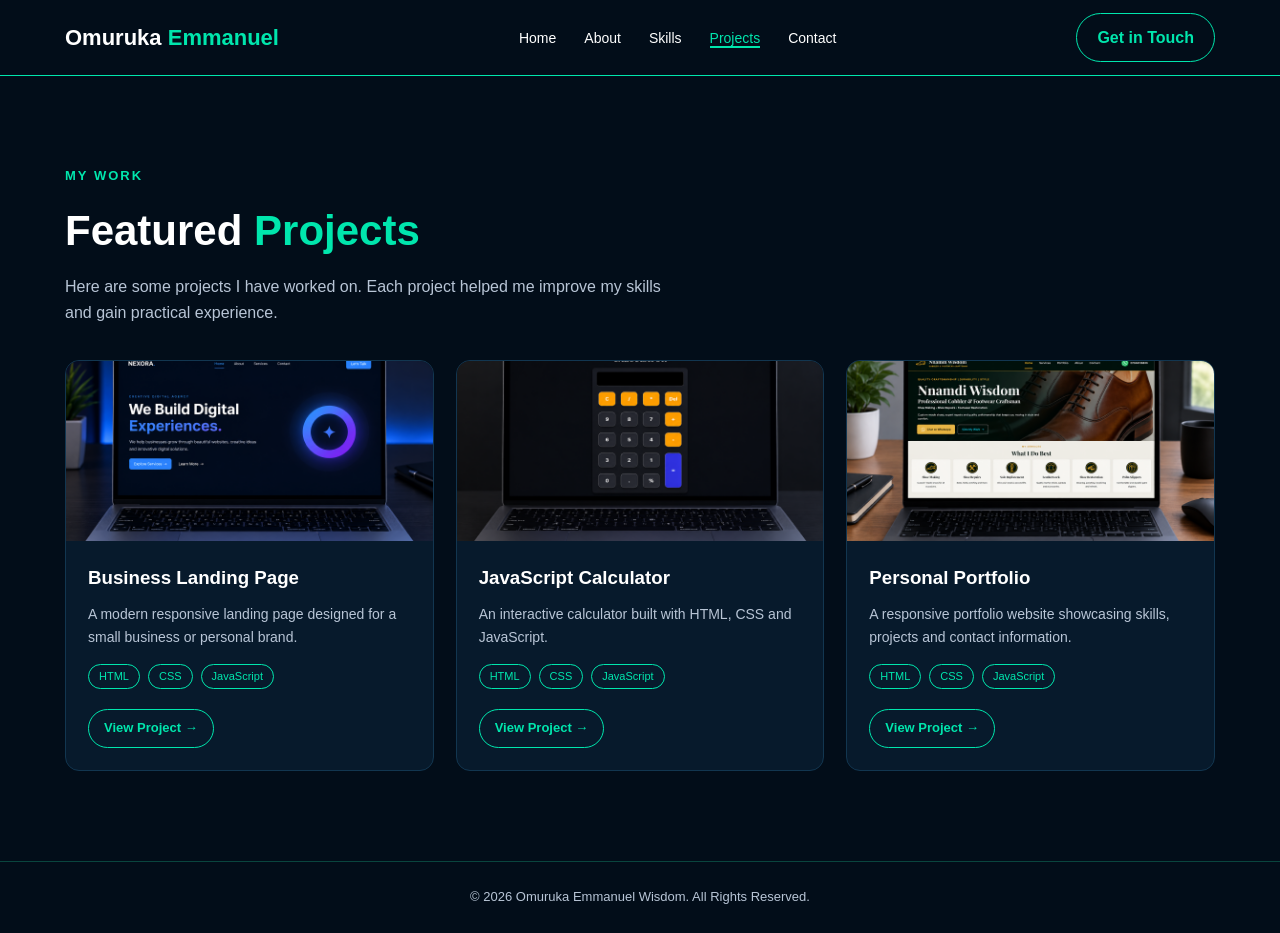
<file: Projects.html>
<!DOCTYPE html>
<html lang="en">
<head>
    <meta charset="UTF-8">
    <meta name="viewport" content="width=device-width, initial-scale=1.0">
    <title>Projects</title>
    <link rel="stylesheet" href="style.css">
</head>
<body>

    <header>
        <nav class="container">
            <a href="Index.html" class="logo">
                Omuruka <span>Emmanuel</span>
            </a>

            <button class="menu-btn" id="menuBtn"
                aria-label="Toggle menu" aria-expanded="false">
                ☰
            </button>

            <ul class="nav-links" id="navLinks">
                <li><a href="index.html">Home</a></li>
                <li><a href="About.html">About</a></li>
                <li><a href="Skills.html">Skills</a></li>
                <li><a href="#projects" class="active">Projects</a></li>
                <li><a href="Contact.html">Contact</a></li>
            </ul>

            <a href="Contact.html" class="contact-btn">
                Get in Touch
            </a>
        </nav>
    </header>

     <section id="projects">
        <div class="container">

            <div class="section-title">
                <div class="subtitle">My Work</div>
                <h2>Featured <span class="green">Projects</span></h2>
                <p>
                    Here are some projects I have worked on. Each project
                    helped me improve my skills and gain practical experience.
                </p>
            </div>

            <div class="projects-grid">

                <article class="project-card">
                    <img src="images/Nexora Digital Agency Laptop Showcase.png" alt="business-landing page project" class="project-image">

                    <div class="project-info">
                        <h3>Business Landing Page</h3>
                        <p>
                            A modern responsive landing page designed
                            for a small business or personal brand.
                        </p>

                        <div class="tags">
                            <span>HTML</span>
                            <span>CSS</span>
                            <span>JavaScript</span>
                        </div>

                        <a href="https://omurukaemmanuel.github.io/Nexora-/" class="btn">View Project →</a>
                    </div>
                </article>

                <article class="project-card">
                    <img src="images/Moody Laptop Calculator Interface.png" alt="JavaScript calculator project" class="project-image">

                    <div class="project-info">
                        <h3>JavaScript Calculator</h3>
                        <p>
                            An interactive calculator built with HTML,
                            CSS and JavaScript.
                        </p>

                        <div class="tags">
                            <span>HTML</span>
                            <span>CSS</span>
                            <span>JavaScript</span>
                        </div>

                        <a href="https://omurukaemmanuel.github.io/calculator/" class="btn">View Project →</a>
                    </div>
                </article>

                <article class="project-card">
                    <img src="images/Nnamdi Wisdom Cobbler Homepage.png" alt="personal portfolio project" class="project-image">

                    <div class="project-info">
                        <h3>Personal Portfolio</h3>
                        <p>
                            A responsive portfolio website showcasing
                            skills, projects and contact information.
                        </p>

                        <div class="tags">
                            <span>HTML</span>
                            <span>CSS</span>
                            <span>JavaScript</span>
                        </div>

                        <a href=" https://omurukaemmanuel.github.io/Cobbler-Portfolio/" class="btn">View Project →</a>
                    </div>
                </article>

            </div>
        </div>
    </section>

    <footer>
        <div class="container">
            © <span id="year"></span>
            Omuruka Emmanuel Wisdom. All Rights Reserved.
        </div>
    </footer>

    <script src="script.js"></script>

</body>
</html>
</file>
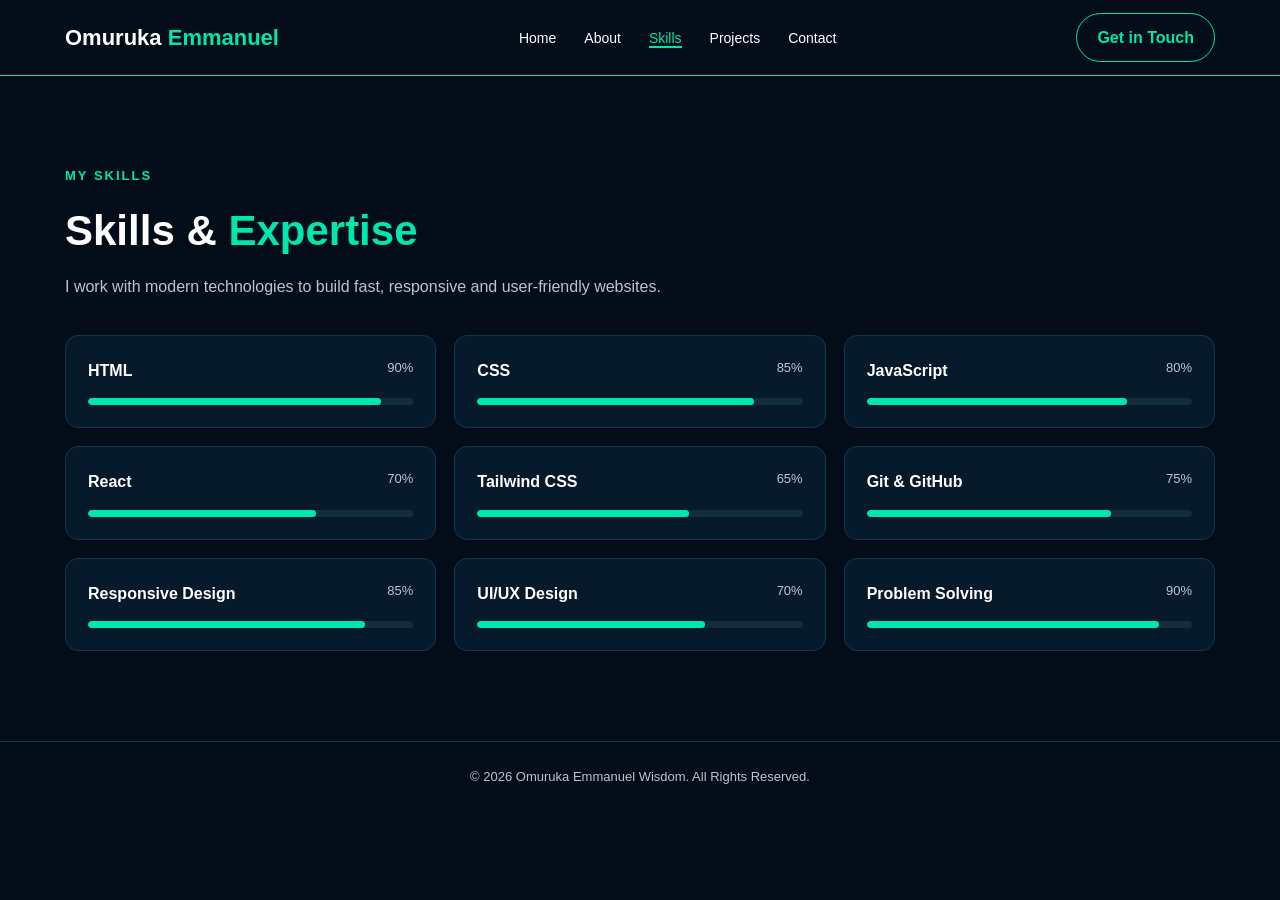
<file: Skills.html>
<!DOCTYPE html>
<html lang="en">
<head>
    <meta charset="UTF-8">
    <meta name="viewport" content="width=device-width, initial-scale=1.0">
    <title>Skills</title>
    <link rel="stylesheet" href="style.css">
</head>
<body>
    
    <header>
        <nav class="container">
            <a href="index.html" class="logo">
                Omuruka <span>Emmanuel</span>
            </a>

            <button class="menu-btn" id="menuBtn"
                aria-label="Toggle menu" aria-expanded="false">
                ☰
            </button>

            <ul class="nav-links" id="navLinks">
                <li><a href="index.html">Home</a></li>
                <li><a href="About.html">About</a></li>
                <li><a href="#skills" class="active">Skills</a></li>
                <li><a href="Projects.html">Projects</a></li>
                <li><a href="Contact.html">Contact</a></li>
            </ul>

            <a href="Contact.html" class="contact-btn">
                Get in Touch
            </a>
        </nav>
    </header>

    <section id="skills">
        <div class="container">

            <div class="section-title">
                <div class="subtitle">My Skills</div>
                <h2>Skills &amp; <span class="green">Expertise</span></h2>
                <p>
                    I work with modern technologies to build fast,
                    responsive and user-friendly websites.
                </p>
            </div>

            <div class="skills-grid">

                <div class="skill-card">
                    <div class="skill-info">
                        <strong>HTML</strong><span>90%</span>
                    </div>
                    <div class="progress"><span style="width:90%"></span></div>
                </div>
                                                                                    
                <div class="skill-card">
                    <div class="skill-info">
                        <strong>CSS</strong><span>85%</span>
                    </div>
                    <div class="progress"><span style="width:85%"></span></div>
                </div>

                <div class="skill-card">
                    <div class="skill-info">
                        <strong>JavaScript</strong><span>80%</span>
                    </div>
                    <div class="progress"><span style="width:80%"></span></div>
                </div>

                <div class="skill-card">
                    <div class="skill-info">
                        <strong>React</strong><span>70%</span>
                    </div>
                    <div class="progress"><span style="width:70%"></span></div>
                </div>

                <div class="skill-card">
                    <div class="skill-info">
                        <strong>Tailwind CSS</strong><span>65%</span>
                    </div>
                    <div class="progress"><span style="width:65%"></span></div>
                </div>

                <div class="skill-card">
                    <div class="skill-info">
                        <strong>Git &amp; GitHub</strong><span>75%</span>
                    </div>
                    <div class="progress"><span style="width:75%"></span></div>
                </div>

                <div class="skill-card">
                    <div class="skill-info">
                        <strong>Responsive Design</strong><span>85%</span>
                    </div>
                    <div class="progress"><span style="width:85%"></span></div>
                </div>

                <div class="skill-card">
                    <div class="skill-info">
                        <strong>UI/UX Design</strong><span>70%</span>
                    </div>
                    <div class="progress"><span style="width:70%"></span></div>
                </div>

                <div class="skill-card">
                    <div class="skill-info">
                        <strong>Problem Solving</strong><span>90%</span>
                    </div>
                    <div class="progress"><span style="width:90%"></span></div>
                </div>

            </div>
        </div>
    </section>

    <footer>
        <div class="container">
            © <span id="year"></span>
            Omuruka Emmanuel Wisdom. All Rights Reserved.
        </div>
    </footer>

    <script src="script.js"></script>

</body>
</html>
</file>
<file: style.css>
* {
            margin: 0;
            padding: 0;
            box-sizing: border-box;
            scroll-behavior: smooth;
        }

        :root {
            --bg: #020d19;
            --card: #071a2c;
            --green: #00e6ad;
            --white: #ffffff;
            --gray: #b8c5d6;
            --border: #123650;
        }

        body {
            font-family: Arial, sans-serif;
            background: var(--bg);
            color: var(--white);
            line-height: 1.6;
        }

        a {
            text-decoration: none;
            color: inherit;
        }

        .container {
            width: 90%;
            max-width: 1150px;
            margin: auto;
        }

        .nav-links a {
            color: #fff;
            text-decoration: none;
            transition: 0.3s ease;
        }

        .nav-links a.active,
        .nav-links a:hover {
        color: var(--green);
        }

        .nav-links a.active {
        border-bottom: 2px solid var(--green);
        }

        header {
            background: #020d19;
            border-bottom: 1px solid var(--green);
            position: sticky;
            top: 0;
            z-index: 100;
        }

        nav {
            min-height: 75px;
            display: flex;
            align-items: center;
            justify-content: space-between;
            gap: 20px;
        }

        .logo {
            font-size: 22px;
            font-weight: bold;
            white-space: nowrap;
        }

        .logo span,
        .green {
            color: var(--green);
        }

        .nav-links {
            display: flex;
            gap: 28px;
            list-style: none;
        }

        .nav-links a {
            font-size: 14px;
            transition: 0.3s;
        }

        .nav-links a:hover {
            color: var(--green);
        }

        .contact-btn,
        .btn {
            display: inline-block;
            padding: 11px 20px;
            border: 1px solid var(--green);
            border-radius: 30px;
            color: var(--green);
            font-weight: bold;
            transition: 0.3s;
        }

        .btn-primary {
            background: var(--green);
            color: #001b14;
        }

        .btn:hover,
        .contact-btn:hover {
            transform: translateY(-3px);
            box-shadow: 0 0 15px #00e6ad35;
        }

        .menu-btn {
            display: none;
            border: 1px solid var(--green);
            color: var(--green);
            background: transparent;
            padding: 8px 12px;
            border-radius: 6px;
            cursor: pointer;
        }

        #menuToggle {
            display: none;
            border: 1px solid var(--green);
            color: var(--green);
            background: transparent;
            padding: 8px 12px;
            border-radius: 6px;
            cursor: pointer;
        }

        section {
            padding: 90px 0;
            border-bottom: 1px solid #09453e;
            scroll-margin-top: 75px;
        }

        .hero {
            min-height: 650px;
            display: flex;
            align-items: center;
            background:
                radial-gradient(
                    circle at 80% 50%,
                    #00e6ad12,
                    transparent 35%
                );
        }

        .hero-content {
            display: grid;
            grid-template-columns: 1.2fr 0.8fr;
            gap: 50px;
            align-items: center;
        }

        .subtitle {
            color: var(--green);
            font-size: 13px;
            font-weight: bold;
            letter-spacing: 2px;
            text-transform: uppercase;
        }

        .hero h1 {
            font-size: clamp(38px, 5vw, 65px);
            line-height: 1.15;
            margin: 15px 0;
        }

        .hero h1 span {
            display: block;
            color: var(--green);
        }

        .hero h2 {
            font-size: 23px;
            margin-bottom: 18px;
        }

        .hero p {
            max-width: 550px;
            color: var(--gray);
        }

        .hero-buttons {
            display: flex;
            gap: 15px;
            flex-wrap: wrap;
            margin-top: 28px;
        }

        .social-links {
            display: flex;
            gap: 22px;
            margin-top: 25px;
        }

        .social-links a:hover {
            color: var(--green);
        }

        .social-links a{
            font-size: x-large;
            font-weight: bolder;
        }

        .hero-design {
            min-height: 350px;
            border: 1px solid var(--green);
            border-radius: 25px;
            background: linear-gradient(145deg, #082238, #020d19);
            display: flex;
            flex-direction: column;
            align-items: center;
            justify-content: center;
            position: relative;
            overflow: hidden;
        }

        .hero-design::before,
        .hero-design::after {
            content: "";
            position: absolute;
            width: 220px;
            height: 220px;
            border: 1px solid #00e6ad45;
            border-radius: 50%;
        }

        .hero-design::after {
            width: 290px;
            height: 290px;
        }

        .initials {
            font-size: 100px;
            font-weight: 900;
            color: var(--green);
            position: relative;
            z-index: 1;
        }

        .design-text {
            color: var(--gray);
            letter-spacing: 4px;
            position: relative;
            z-index: 1;
        }

        .section-title {
            margin-bottom: 35px;
        }

        .section-title h2 {
            font-size: clamp(30px, 4vw, 42px);
            margin: 10px 0;
        }

        .section-title p {
            color: var(--gray);
            max-width: 600px;
        }

        .about-content {
            display: grid;
            grid-template-columns: 1.2fr 0.8fr;
            gap: 50px;
            align-items: center;
        }

        .about-text p {
            color: var(--gray);
            margin: 15px 0;
        }

        .about-box {
            padding: 35px;
            border: 1px solid var(--green);
            border-radius: 18px;
            background: var(--card);
        }

        .about-box h3 {
            font-size: 30px;
            color: var(--green);
            margin-bottom: 12px;
        }

        .about-box p {
            color: var(--gray);
        }

        .details {
            display: grid;
            grid-template-columns: repeat(2, 1fr);
            gap: 25px;
            margin-top: 30px;
        }

        .detail h4 {
            margin-bottom: 4px;
        }

        .detail p {
            font-size: 14px;
            overflow-wrap: anywhere;
        }
        .detail ion-icon{
            color: var(--green);
            font-weight: bold;
            font-size: x-large;
        }

        .skills-grid {
            display: grid;
            grid-template-columns: repeat(3, 1fr);
            gap: 18px;
        }

        .skill-card {
            background: var(--card);
            border: 1px solid var(--border);
            border-radius: 13px;
            padding: 22px;
            transition: 0.3s;
        }

        .skill-card:hover {
            border-color: var(--green);
            transform: translateY(-4px);
        }

        .skill-info {
            display: flex;
            justify-content: space-between;
            gap: 10px;
            margin-bottom: 15px;
        }

        .skill-info span:last-child {
            color: var(--gray);
            font-size: 13px;
        }

        .progress {
            height: 7px;
            background: #142c40;
            border-radius: 20px;
            overflow: hidden;
        }

        .progress span {
            display: block;
            height: 100%;
            background: var(--green);
            border-radius: 20px;
        }

        .projects-grid {
            display: grid;
            grid-template-columns: repeat(3, 1fr);
            gap: 22px;
        }

        .project-card {
            background: var(--card);
            border: 1px solid var(--border);
            border-radius: 14px;
            overflow: hidden;
            transition: 0.3s;
        }

        .project-card:hover {
            border-color: var(--green);
            transform: translateY(-5px);
        }

        .project-image {
            display: block;
            width: 100%;
            height: 180px;
            object-fit: cover;
            object-position: center;
        }

        .project-info {
            padding: 22px;
        }

        .project-info h3 {
            margin-bottom: 10px;
        }

        .project-info p {
            color: var(--gray);
            font-size: 14px;
        }

        .tags {
            display: flex;
            gap: 8px;
            flex-wrap: wrap;
            margin: 16px 0 20px;
        }

        .tags span {
            color: var(--green);
            border: 1px solid var(--green);
            border-radius: 20px;
            padding: 3px 10px;
            font-size: 11px;
        }

        .project-info .btn {
            font-size: 13px;
            padding: 8px 15px;
        }

        .contact-content {
            display: grid;
            grid-template-columns: 0.9fr 1.1fr;
            gap: 50px;
        }

        .contact-description {
            color: var(--gray);
        }

        .contact-list {
            display: grid;
            gap: 25px;
            margin-top: 30px;
        }

        .contact-item {
            display: flex;
            align-items: flex-start;
            gap: 15px;
        }

        .contact-icon {
            width: 45px;
            height: 45px;
            flex-shrink: 0;
            display: grid;
            place-items: center;
            border-radius: 50%;
            background: var(--green);
            color: #001b14;
            font-weight: bold;
        }

        .contact-icon ion-icon{
            font-size: x-large;
        }

        .contact-icon i{
            font-size: x-large;
        }

        .contact-item h4 {
            color: var(--green);
        }

        .contact-item p,
        .contact-item small {
            color: var(--gray);
            overflow-wrap: anywhere;
        }

        .contact-form {
            background: var(--card);
            border: 1px solid var(--border);
            border-radius: 15px;
            padding: 28px;
        }

        .contact-form h3 {
            margin-bottom: 20px;
        }

        .form-group {
            margin-bottom: 17px;
        }

        .form-group label {
            display: block;
            margin-bottom: 7px;
            font-size: 14px;
        }

        .form-group input,
        .form-group textarea {
            width: 100%;
            padding: 12px;
            color: var(--white);
            background: #020d19;
            border: 1px solid var(--border);
            border-radius: 7px;
            outline: none;
        }

        .form-group input:focus,
        .form-group textarea:focus {
            border-color: var(--green);
        }

        .form-group textarea {
            min-height: 130px;
            resize: vertical;
        }

        .contact-form button {
            width: 100%;
            cursor: pointer;
        }

        footer {
            padding: 25px 0;
            text-align: center;
            color: var(--gray);
            font-size: 13px;
        }

        @media (max-width: 850px) {
            .nav-links {
                gap: 14px;
            }

            .hero-content,
            .about-content,
            .contact-content {
                grid-template-columns: 1fr;
            }

            .hero-design {
                min-height: 260px;
            }

            .skills-grid,
            .projects-grid {
                grid-template-columns: repeat(2, 1fr);
            }
        }

        @media (max-width: 600px) {
            nav {
                flex-wrap: wrap;
                padding: 15px 0;
            }

            .menu-btn {
                display: block;
            }

            .contact-btn {
                display: none;
            }

            .nav-links {
                display: none;
                flex-direction: column;
                width: 100%;
                gap: 0;
            }

            .nav-links.show {
                display: flex;
            }

            .nav-links a {
                display: block;
                padding: 12px 0;
                border-top: 1px solid var(--border);
            }

            section {
                padding: 65px 0;
            }

            .hero-content {
                gap: 35px;
            }

            .hero h1 {
                font-size: 40px;
            }

            .hero-buttons .btn {
                width: 100%;
                text-align: center;
            }

            .skills-grid,
            .projects-grid,
            .details {
                grid-template-columns: 1fr;
            }

            .about-box,
            .contact-form {
                padding: 22px;
            }
            
        #menuToggle {
            display: block;
        }

        /* #navLinks {
            display: none;
            flex-direction: column;
            position: absolute;
            top: 70px;
            right: 20px;
            min-width: 200px;
            padding: 15px;
            gap: 15px;
            background: #111;
            border: 1px solid var(--green);
            color: var(--green);
            border-radius: 10px;
            z-index: 1000;
        }

        #navLinks.open {
            display: flex;
        }

        #navLinks a {
            display: block;
            padding: 10px;
        } */

    #navLinks {
        position: absolute;
        top: 100%;
        left: 0;
        width: 100%;

        display: none;
        flex-direction: column;
        align-items: center;
        justify-content: center;

        gap: 0;
        padding: 20px 0;

        background:var(--bg);
        border: none;
        box-shadow: none;
        z-index: 1000;
        border: 1px solid var(--green);
        border-radius: 10px;
    }

    #navLinks.open {
        display: flex;
    }

    #navLinks a {
        display: block;
        width: 100%;
        padding: 13px 0;

        text-align: center;
        text-decoration: none;

        color: var(--green);
        font-size: 16px;
        font-weight: 500;

        border: none;
        background: transparent;
        transition: color 0.3s ease;
    }

     #navLinks a:hover,
    #navLinks a.active {
        border-bottom: 2px solid var(--green);
    }

}
</file>
